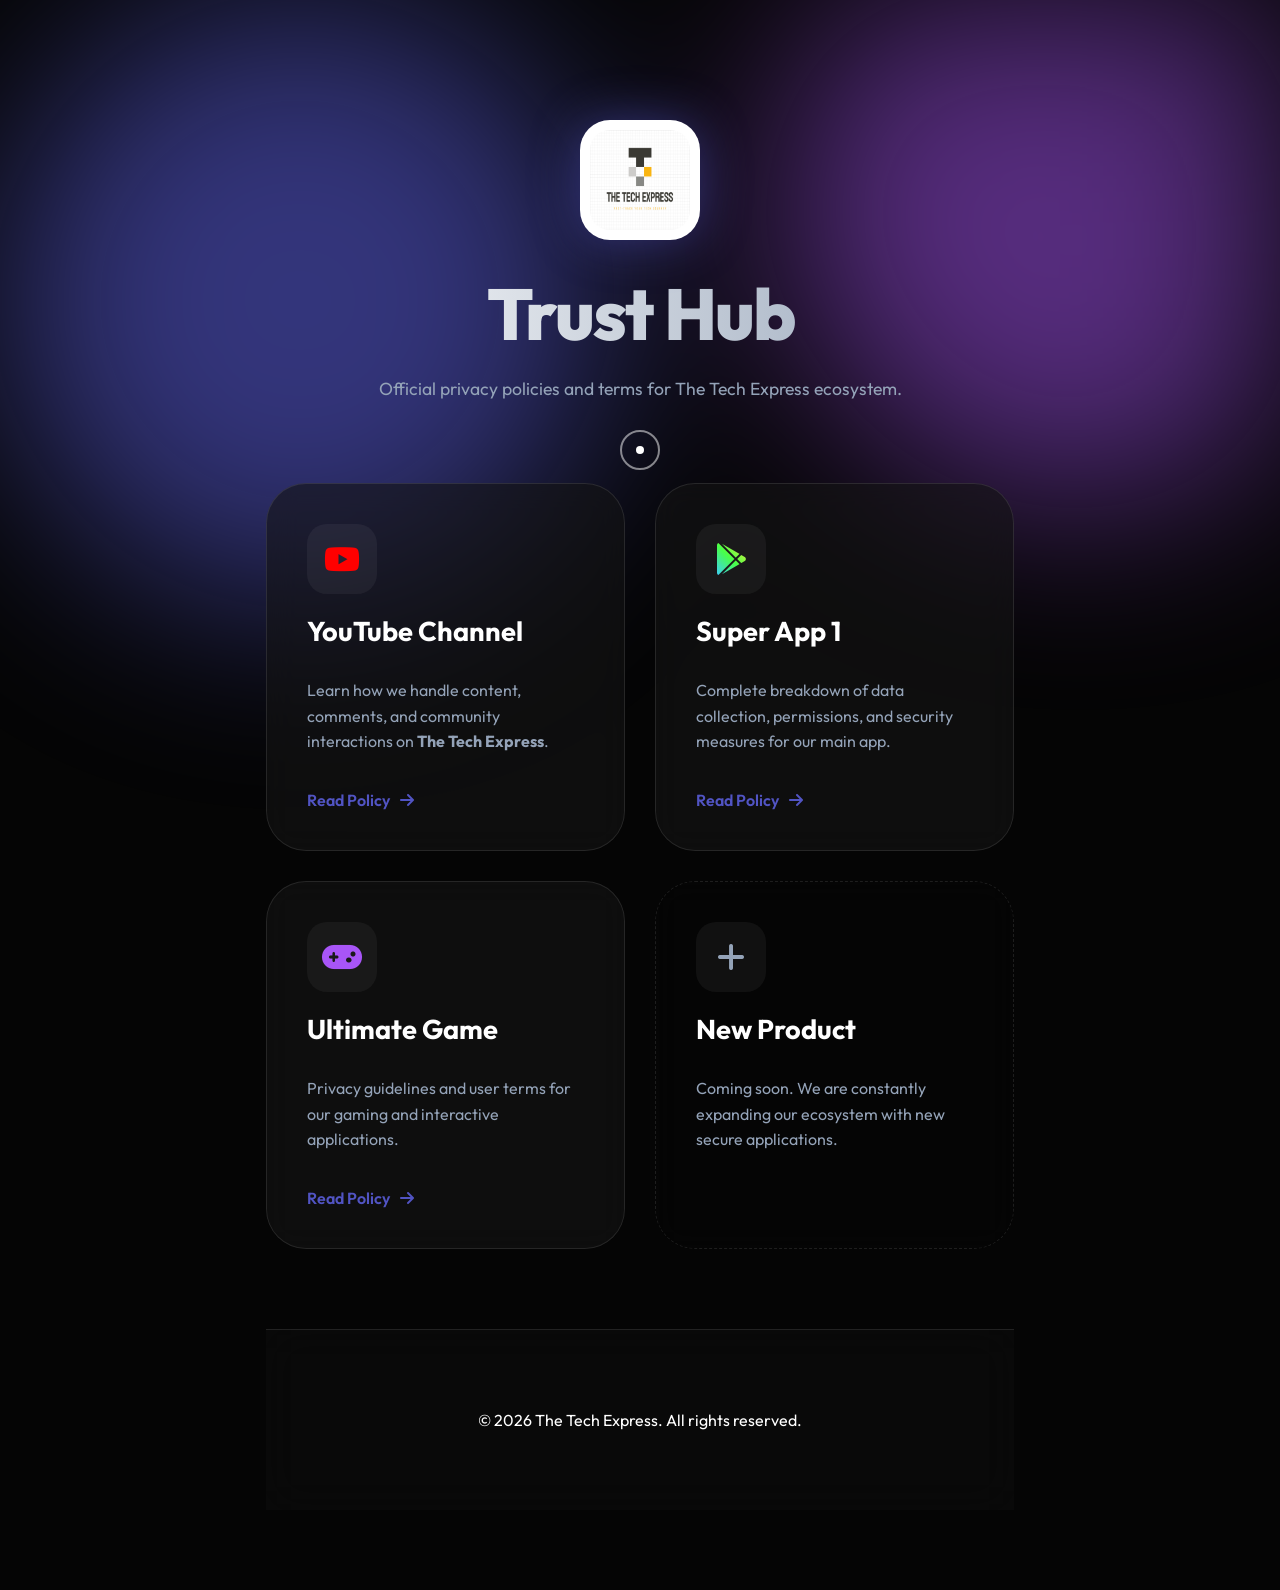
<file: index.html>
<!DOCTYPE html>
<html lang="en">
<head>
    <meta charset="UTF-8">
    <meta name="viewport" content="width=device-width, initial-scale=1.0">
    <title>The Tech Express | Trust Hub</title>
    <link rel="stylesheet" href="https://cdnjs.cloudflare.com/ajax/libs/font-awesome/6.4.0/css/all.min.css">
    <link href="https://fonts.googleapis.com/css2?family=Outfit:wght@300;400;600;800&display=swap" rel="stylesheet">
    <link rel="stylesheet" href="assets/css/style.css">
</head>
<body>

    <!-- Custom Cursor Elements -->
    <div class="cursor-dot"></div>
    <div class="cursor-outline"></div>

    <div class="bg-mesh">
        <div class="blob"></div>
        <div class="blob blob-2"></div>
    </div>

    <div class="container">
        <header>
            <img src="Channel Logo.png" alt="Logo" class="brand-logo">
            <h1>Trust Hub</h1>
            <p class="subtitle">Official privacy policies and terms for The Tech Express ecosystem.</p>
        </header>

        <main class="grid">
            <!-- YouTube Section -->
            <a href="policies/youtube.html" class="card">
                <div class="icon-box">
                    <i class="fab fa-youtube yt-color"></i>
                </div>
                <h3>YouTube Channel</h3>
                <p>Learn how we handle content, comments, and community interactions on <strong>The Tech Express</strong>.</p>
                <div class="card-link-arrow">
                    Read Policy <i class="fas fa-arrow-right"></i>
                </div>
            </a>

            <!-- App 1 Section -->
            <a href="policies/app1.html" class="card">
                <div class="icon-box">
                    <i class="fab fa-google-play play-color"></i>
                </div>
                <h3>Super App 1</h3>
                <p>Complete breakdown of data collection, permissions, and security measures for our main app.</p>
                <div class="card-link-arrow">
                    Read Policy <i class="fas fa-arrow-right"></i>
                </div>
            </a>

            <!-- App 2 Section -->
            <a href="policies/app2.html" class="card">
                <div class="icon-box">
                    <i class="fas fa-gamepad game-color"></i>
                </div>
                <h3>Ultimate Game</h3>
                <p>Privacy guidelines and user terms for our gaming and interactive applications.</p>
                <div class="card-link-arrow">
                    Read Policy <i class="fas fa-arrow-right"></i>
                </div>
            </a>

            <!-- Interactive Add Block -->
            <div class="card" style="border-style: dashed; background: transparent; cursor: default;">
                <div class="icon-box" style="background: rgba(255,255,255,0.05); color: var(--text-dim);">
                    <i class="fas fa-plus"></i>
                </div>
                <h3>New Product</h3>
                <p>Coming soon. We are constantly expanding our ecosystem with new secure applications.</p>
            </div>
        </main>

        <footer>
            &copy; 2026 The Tech Express. All rights reserved.
        </footer>
    </div>

    <script src="assets/js/cursor.js"></script>
</body>
</html>
</file>
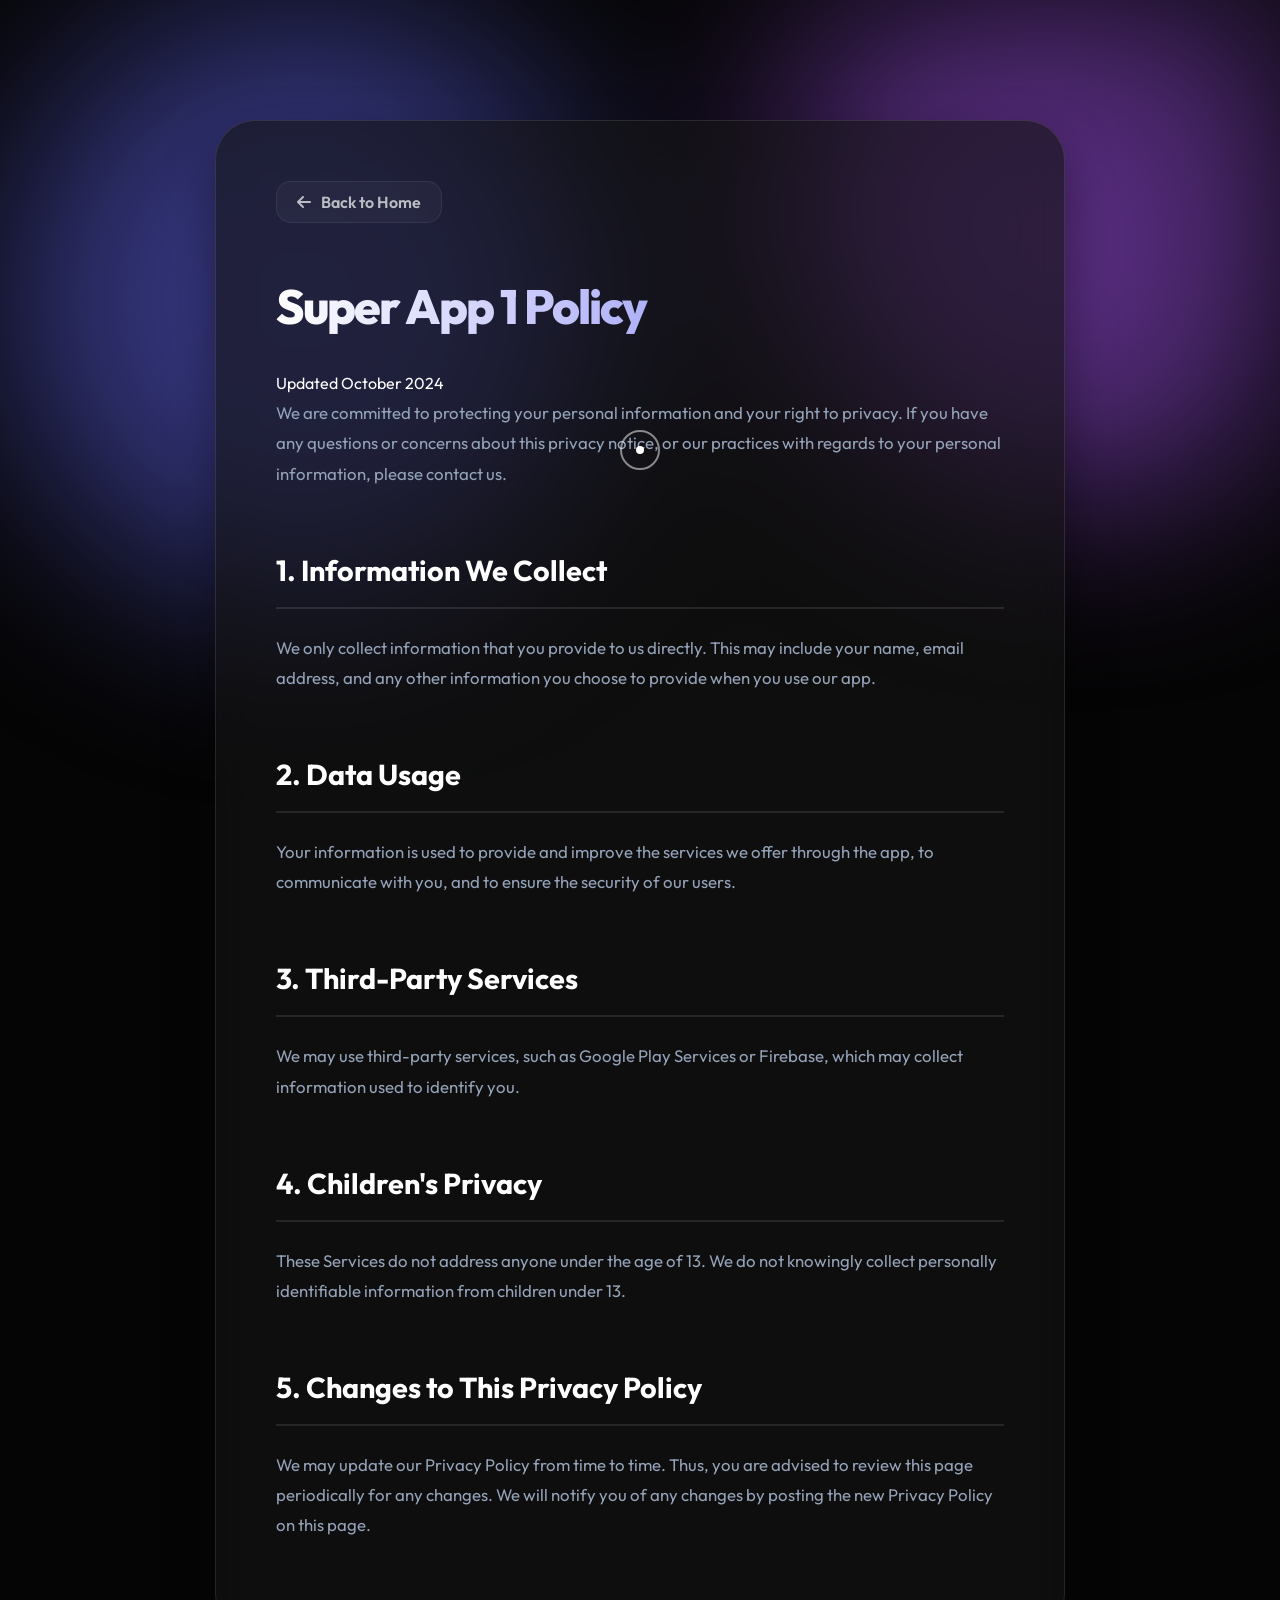
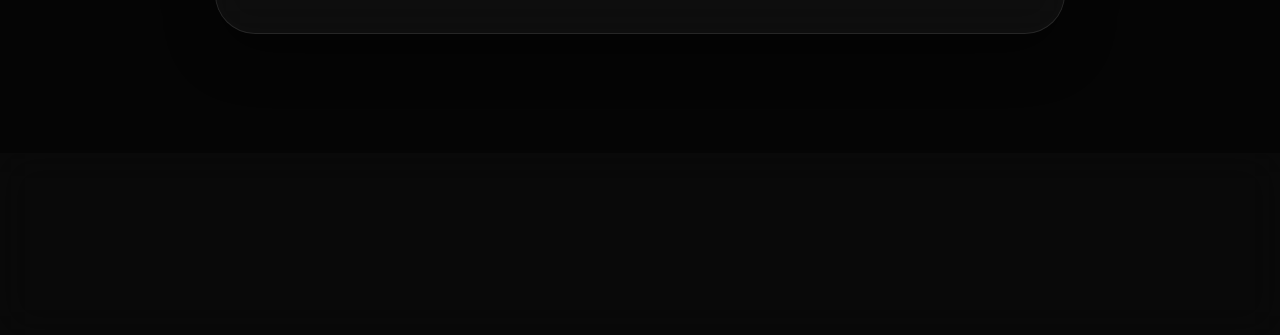
<file: app1-privacy.html>
<!DOCTYPE html>
<html lang="en">
<head>
    <meta charset="UTF-8">
    <meta name="viewport" content="width=device-width, initial-scale=1.0">
    <title>Super App 1 | Privacy Policy</title>
    <link rel="stylesheet" href="https://cdnjs.cloudflare.com/ajax/libs/font-awesome/6.4.0/css/all.min.css">
    <link href="https://fonts.googleapis.com/css2?family=Outfit:wght@300;400;600;800&display=swap" rel="stylesheet">
    <link rel="stylesheet" href="assets/css/style.css">
</head>
<body>

    <!-- Custom Cursor Elements -->
    <div class="cursor-dot"></div>
    <div class="cursor-outline"></div>

    <div class="bg-mesh">
        <div class="blob"></div>
        <div class="blob blob-2"></div>
    </div>

    <div class="container">
        <div class="policy-container">
            <a href="index.html" class="back-link">
                <i class="fas fa-arrow-left"></i> Back to Home
            </a>

            <div class="policy-content">
                <h1>Super App 1 Policy</h1>
                <span class="last-updated">Updated October 2024</span>

                <p>We are committed to protecting your personal information and your right to privacy. If you have any questions or concerns about this privacy notice, or our practices with regards to your personal information, please contact us.</p>

                <h2>1. Information We Collect</h2>
                <p>We only collect information that you provide to us directly. This may include your name, email address, and any other information you choose to provide when you use our app.</p>

                <h2>2. Data Usage</h2>
                <p>Your information is used to provide and improve the services we offer through the app, to communicate with you, and to ensure the security of our users.</p>

                <h2>3. Third-Party Services</h2>
                <p>We may use third-party services, such as Google Play Services or Firebase, which may collect information used to identify you.</p>

                <h2>4. Children's Privacy</h2>
                <p>These Services do not address anyone under the age of 13. We do not knowingly collect personally identifiable information from children under 13.</p>

                <h2>5. Changes to This Privacy Policy</h2>
                <p>We may update our Privacy Policy from time to time. Thus, you are advised to review this page periodically for any changes. We will notify you of any changes by posting the new Privacy Policy on this page.</p>
            </div>
        </div>
    </div>

    <footer>
        &copy; 2024 Your Brand. All rights reserved.
    </footer>

    <script src="assets/js/cursor.js"></script>
</body>
</html>
</file>
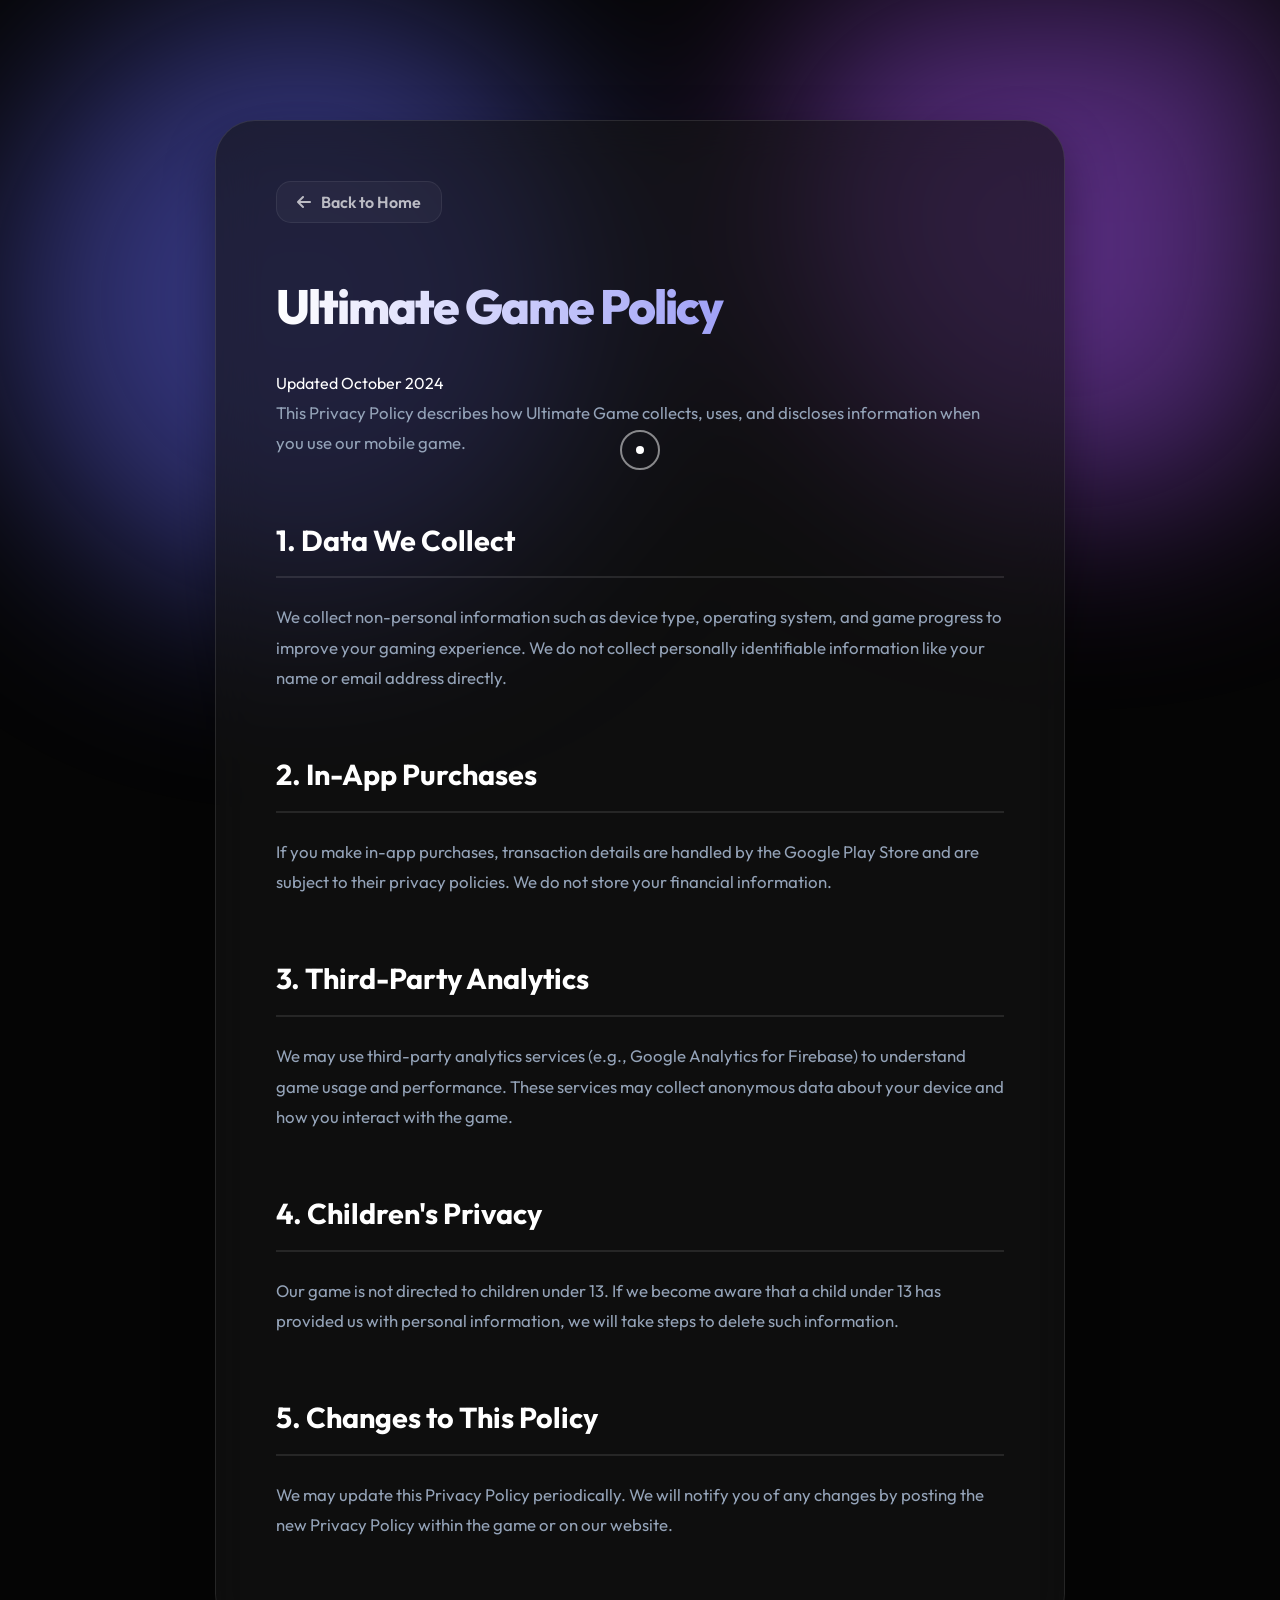
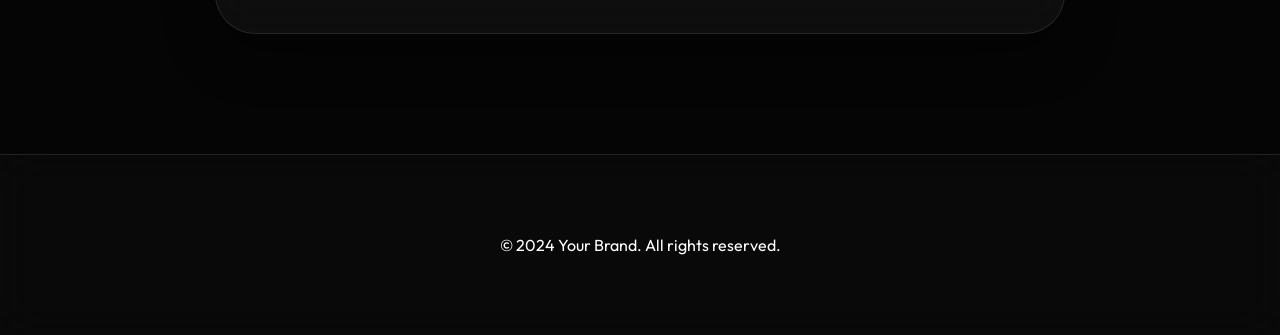
<file: app2-privacy.html>
<!DOCTYPE html>
<html lang="en">
<head>
    <meta charset="UTF-8">
    <meta name="viewport" content="width=device-width, initial-scale=1.0">
    <title>Ultimate Game | Privacy Policy</title>
    <link rel="stylesheet" href="https://cdnjs.cloudflare.com/ajax/libs/font-awesome/6.4.0/css/all.min.css">
    <link href="https://fonts.googleapis.com/css2?family=Outfit:wght@300;400;600;800&display=swap" rel="stylesheet">
    <link rel="stylesheet" href="assets/css/style.css">
</head>
<body>

    <!-- Custom Cursor Elements -->
    <div class="cursor-dot"></div>
    <div class="cursor-outline"></div>

    <div class="bg-mesh">
        <div class="blob"></div>
        <div class="blob blob-2"></div>
    </div>

    <div class="container">
        <div class="policy-container">
            <a href="index.html" class="back-link">
                <i class="fas fa-arrow-left"></i> Back to Home
            </a>

            <div class="policy-content">
                <h1>Ultimate Game Policy</h1>
                <span class="last-updated">Updated October 2024</span>

                <p>This Privacy Policy describes how Ultimate Game collects, uses, and discloses information when you use our mobile game.</p>

                <h2>1. Data We Collect</h2>
                <p>We collect non-personal information such as device type, operating system, and game progress to improve your gaming experience. We do not collect personally identifiable information like your name or email address directly.</p>

                <h2>2. In-App Purchases</h2>
                <p>If you make in-app purchases, transaction details are handled by the Google Play Store and are subject to their privacy policies. We do not store your financial information.</p>

                <h2>3. Third-Party Analytics</h2>
                <p>We may use third-party analytics services (e.g., Google Analytics for Firebase) to understand game usage and performance. These services may collect anonymous data about your device and how you interact with the game.</p>

                <h2>4. Children's Privacy</h2>
                <p>Our game is not directed to children under 13. If we become aware that a child under 13 has provided us with personal information, we will take steps to delete such information.</p>

                <h2>5. Changes to This Policy</h2>
                <p>We may update this Privacy Policy periodically. We will notify you of any changes by posting the new Privacy Policy within the game or on our website.</p>
            </div>
        </div>
    </div>

    <footer>
        &copy; 2024 Your Brand. All rights reserved.
    </footer>

    <script src="assets/js/cursor.js"></script>
</body>
</html>
</file>
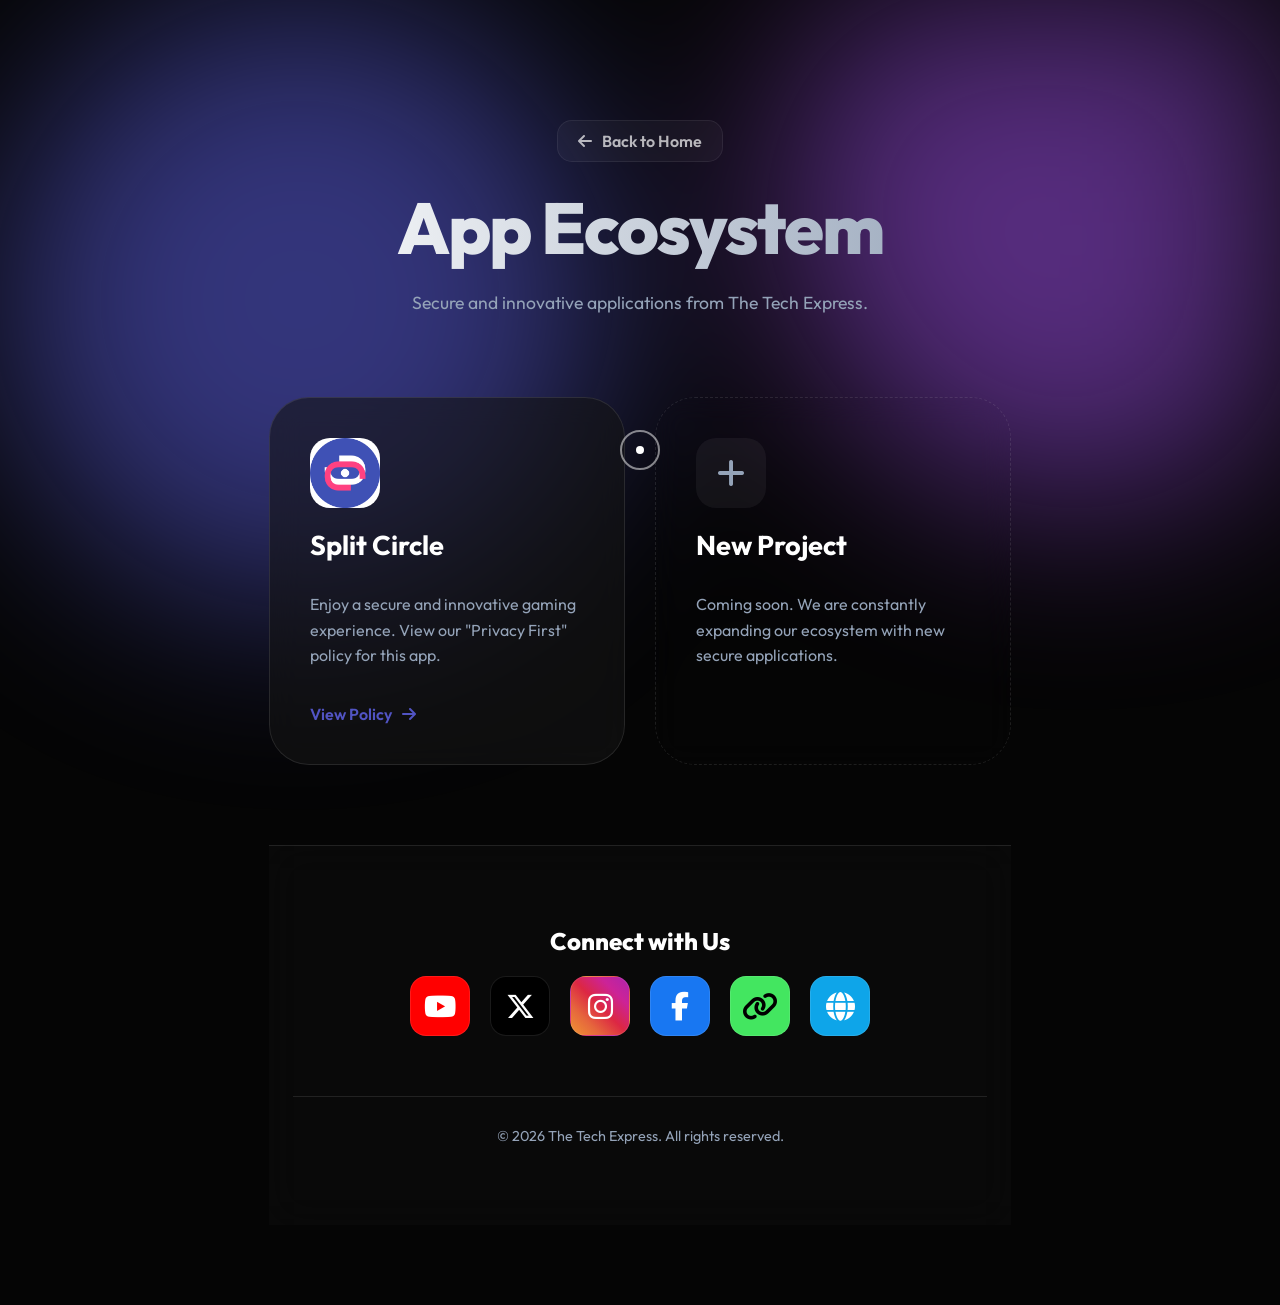
<file: apps.html>
<!DOCTYPE html>
<html lang="en">
<head>
    <meta charset="UTF-8">
    <meta name="viewport" content="width=device-width, initial-scale=1.0">
    <title>The Tech Express | Apps Ecosystem</title>
    <link rel="stylesheet" href="https://cdnjs.cloudflare.com/ajax/libs/font-awesome/6.5.1/css/all.min.css">
    <link href="https://fonts.googleapis.com/css2?family=Outfit:wght@300;400;600;800&display=swap" rel="stylesheet">
    <link rel="stylesheet" href="assets/css/style.css">
</head>
<body>

    <!-- Custom Cursor Elements -->
    <div class="cursor-dot"></div>
    <div class="cursor-outline"></div>

    <div class="bg-mesh">
        <div class="blob"></div>
        <div class="blob blob-2"></div>
    </div>

    <div class="container">
        <header>
            <a href="index.html" class="back-link" style="margin-bottom: 20px; display: inline-flex;">
                <i class="fas fa-arrow-left"></i> Back to Home
            </a>
            <h1>App Ecosystem</h1>
            <p class="subtitle">Secure and innovative applications from The Tech Express.</p>
        </header>

        <main class="grid">
            <!-- Split Circle App Section -->
            <a href="https://www.thetechexpress.in/apps/split-circle/privacy" class="card">
                <div class="icon-box" style="padding: 0; overflow: hidden; background: transparent;">
                    <img src="assets/logo/Split Circle Logo.jpeg" alt="Split Circle Logo" style="width: 100%; height: 100%; object-fit: cover;">
                </div>
                <h3>Split Circle</h3>
                <p>Enjoy a secure and innovative gaming experience. View our "Privacy First" policy for this app.</p>
                <div class="card-link-arrow">
                    View Policy <i class="fas fa-arrow-right"></i>
                </div>
            </a>

            <!-- Placeholder for future apps -->
            <div class="card" style="border-style: dashed; background: transparent; cursor: default;">
                <div class="icon-box" style="background: rgba(255,255,255,0.05); color: var(--text-dim);">
                    <i class="fas fa-plus"></i>
                </div>
                <h3>New Project</h3>
                <p>Coming soon. We are constantly expanding our ecosystem with new secure applications.</p>
            </div>
        </main>

        <footer>
            <div class="footer-content">
                <div class="contact-section">
                    <div class="contact-box">
                        <h4>Connect with Us</h4>
                        <div class="social-grid">
                            <a href="https://www.youtube.com/@the-tech-express" target="_blank" class="social-icon icon-yt" aria-label="YouTube"><i class="fab fa-youtube"></i></a>
                            <a href="https://x.com/thetechexpress_" target="_blank" class="social-icon icon-x" aria-label="X"><i class="fa-brands fa-x-twitter"></i></a>
                            <a href="https://instagram.com/_the_tech_express_" target="_blank" class="social-icon icon-ig" aria-label="Instagram"><i class="fab fa-instagram"></i></a>
                            <a href="https://facebook.com/The.Tech.Expresss" target="_blank" class="social-icon icon-fb" aria-label="Facebook"><i class="fab fa-facebook-f"></i></a>
                            <a href="https://linktr.ee/the_tech_express" target="_blank" class="social-icon icon-linktree" aria-label="LinkTree"><i class="fas fa-link"></i></a>
                            <a href="https://thetechexpress.in" target="_blank" class="social-icon icon-web" aria-label="Website"><i class="fas fa-globe"></i></a>
                        </div>
                    </div>
                </div>
                <div class="copyright">
                    <p>&copy; 2026 The Tech Express. All rights reserved.</p>
                </div>
            </div>
        </footer>
    </div>

    <script src="assets/js/cursor.js"></script>
</body>
</html>
</file>
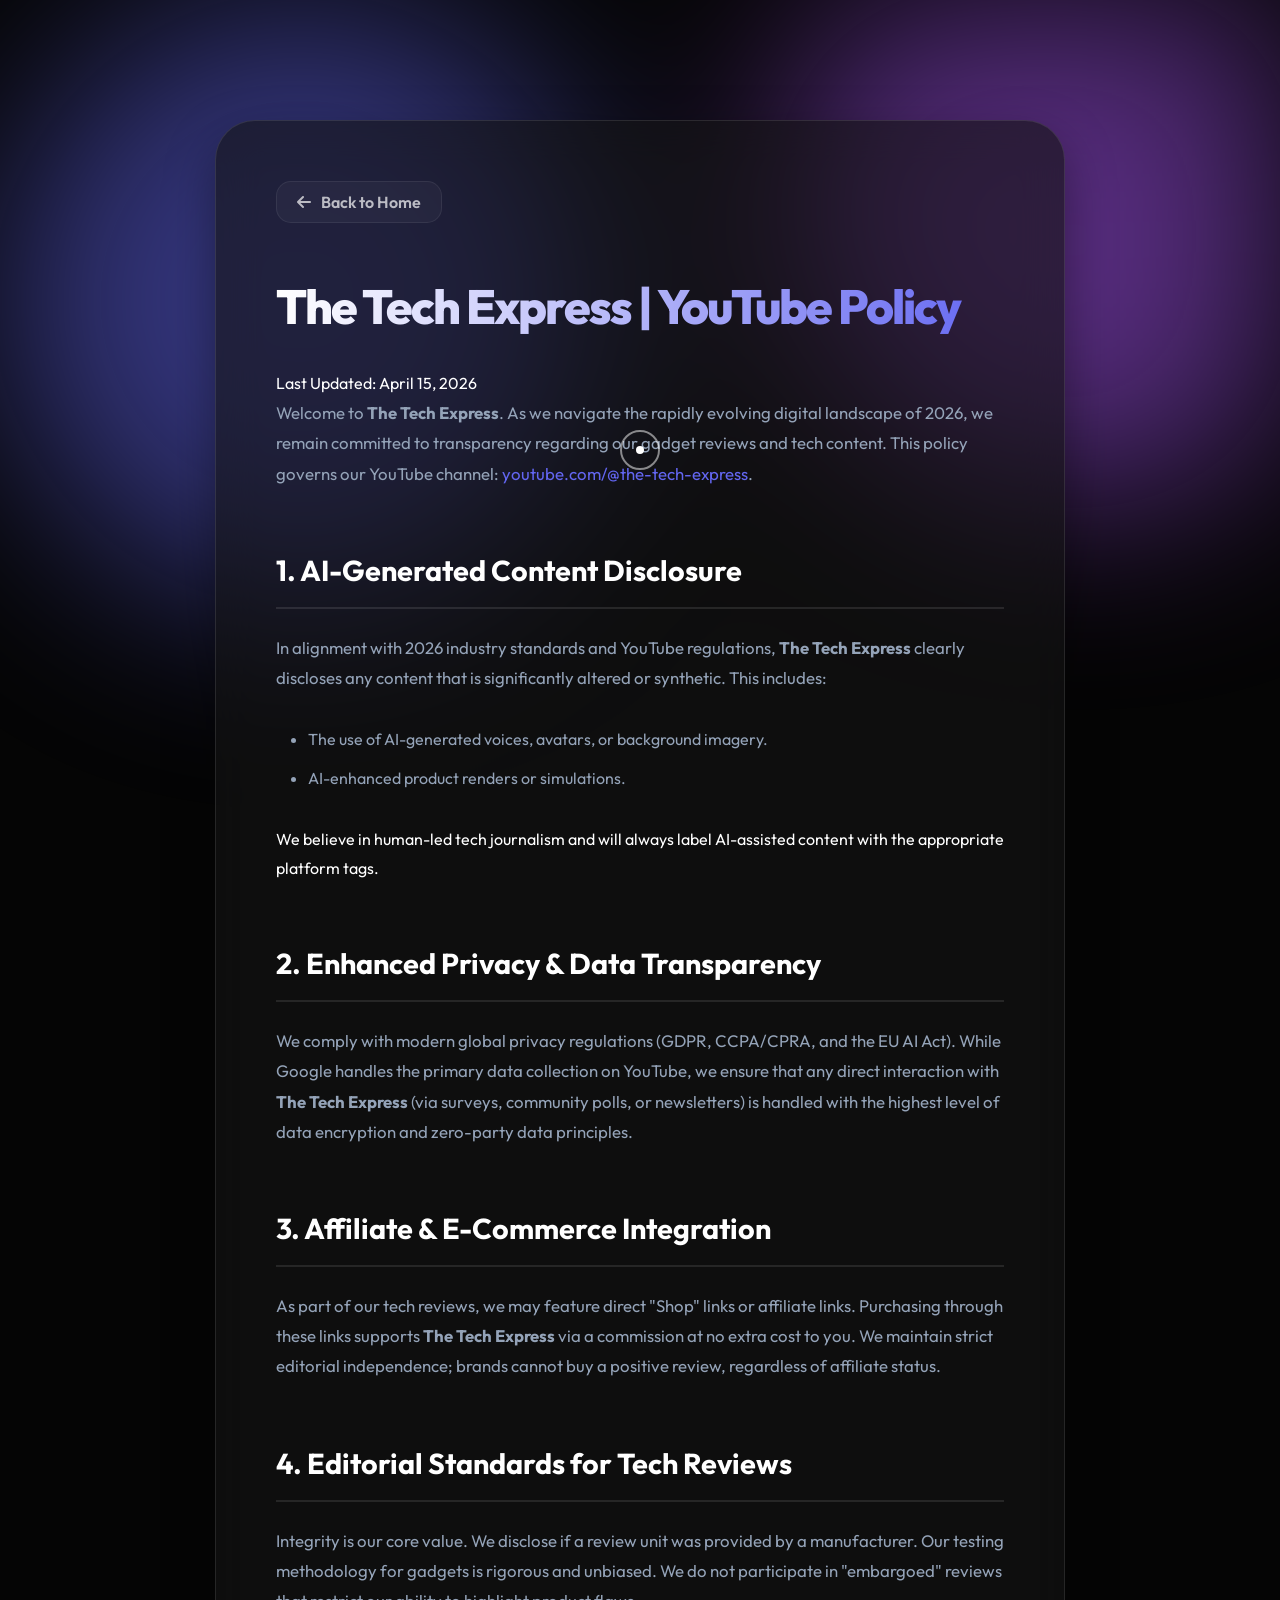
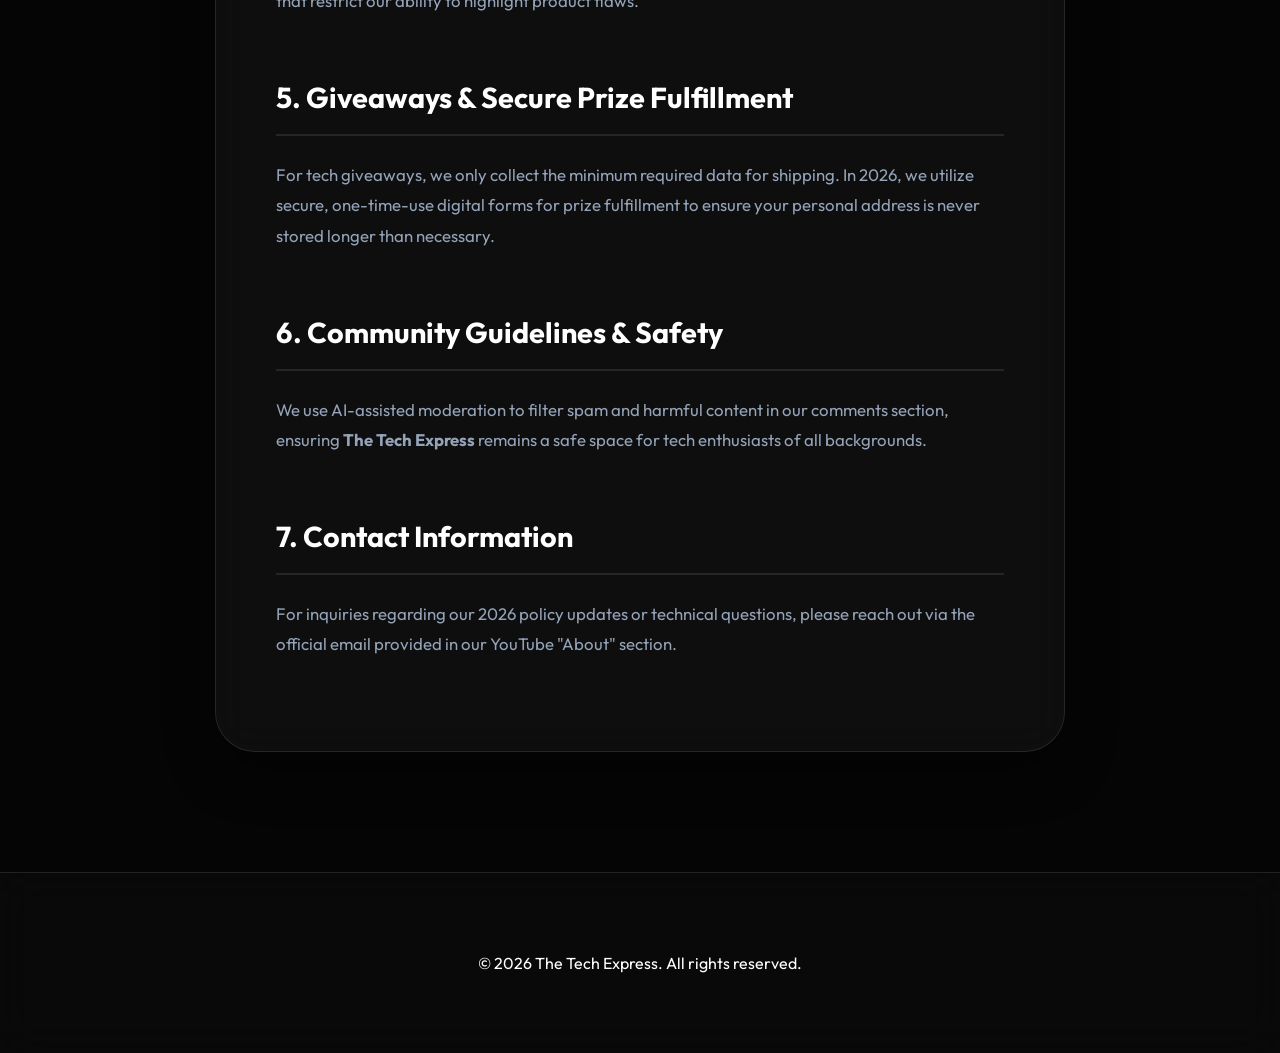
<file: youtube-privacy.html>
<!DOCTYPE html>
<html lang="en">
<head>
    <meta charset="UTF-8">
    <meta name="viewport" content="width=device-width, initial-scale=1.0">
    <title>The Tech Express | YouTube Policy</title>
    <link rel="stylesheet" href="https://cdnjs.cloudflare.com/ajax/libs/font-awesome/6.4.0/css/all.min.css">
    <link href="https://fonts.googleapis.com/css2?family=Outfit:wght@300;400;600;800&display=swap" rel="stylesheet">
    <link rel="stylesheet" href="assets/css/style.css">
</head>
<body>

    <!-- Custom Cursor Elements -->
    <div class="cursor-dot"></div>
    <div class="cursor-outline"></div>

    <div class="bg-mesh">
        <div class="blob"></div>
        <div class="blob blob-2"></div>
    </div>

    <div class="container">
        <div class="policy-container">
            <a href="index.html" class="back-link">
                <i class="fas fa-arrow-left"></i> Back to Home
            </a>

            <div class="policy-content">
                <h1>The Tech Express | YouTube Policy</h1>
                <span class="last-updated">Last Updated: April 15, 2026</span>

                <p>Welcome to <strong>The Tech Express</strong>. As we navigate the rapidly evolving digital landscape of 2026, we remain committed to transparency regarding our gadget reviews and tech content. This policy governs our YouTube channel: <a href="https://www.youtube.com/@the-tech-express" target="_blank" style="color: var(--primary-glow); text-decoration: none;">youtube.com/@the-tech-express</a>.</p>

                <h2>1. AI-Generated Content Disclosure</h2>
                <p>In alignment with 2026 industry standards and YouTube regulations, <strong>The Tech Express</strong> clearly discloses any content that is significantly altered or synthetic. This includes:
                    <ul>
                        <li style="margin-bottom: 10px; color: var(--text-dim);">The use of AI-generated voices, avatars, or background imagery.</li>
                        <li style="margin-bottom: 10px; color: var(--text-dim);">AI-enhanced product renders or simulations.</li>
                    </ul>
                We believe in human-led tech journalism and will always label AI-assisted content with the appropriate platform tags.</p>

                <h2>2. Enhanced Privacy & Data Transparency</h2>
                <p>We comply with modern global privacy regulations (GDPR, CCPA/CPRA, and the EU AI Act). While Google handles the primary data collection on YouTube, we ensure that any direct interaction with <strong>The Tech Express</strong> (via surveys, community polls, or newsletters) is handled with the highest level of data encryption and zero-party data principles.</p>

                <h2>3. Affiliate & E-Commerce Integration</h2>
                <p>As part of our tech reviews, we may feature direct "Shop" links or affiliate links. Purchasing through these links supports <strong>The Tech Express</strong> via a commission at no extra cost to you. We maintain strict editorial independence; brands cannot buy a positive review, regardless of affiliate status.</p>

                <h2>4. Editorial Standards for Tech Reviews</h2>
                <p>Integrity is our core value. We disclose if a review unit was provided by a manufacturer. Our testing methodology for gadgets is rigorous and unbiased. We do not participate in "embargoed" reviews that restrict our ability to highlight product flaws.</p>

                <h2>5. Giveaways & Secure Prize Fulfillment</h2>
                <p>For tech giveaways, we only collect the minimum required data for shipping. In 2026, we utilize secure, one-time-use digital forms for prize fulfillment to ensure your personal address is never stored longer than necessary.</p>

                <h2>6. Community Guidelines & Safety</h2>
                <p>We use AI-assisted moderation to filter spam and harmful content in our comments section, ensuring <strong>The Tech Express</strong> remains a safe space for tech enthusiasts of all backgrounds.</p>

                <h2>7. Contact Information</h2>
                <p>For inquiries regarding our 2026 policy updates or technical questions, please reach out via the official email provided in our YouTube "About" section.</p>
            </div>
        </div>
    </div>

    <footer>
        &copy; 2026 The Tech Express. All rights reserved.
    </footer>

    <script src="assets/js/cursor.js"></script>
</body>
</html>
</file>
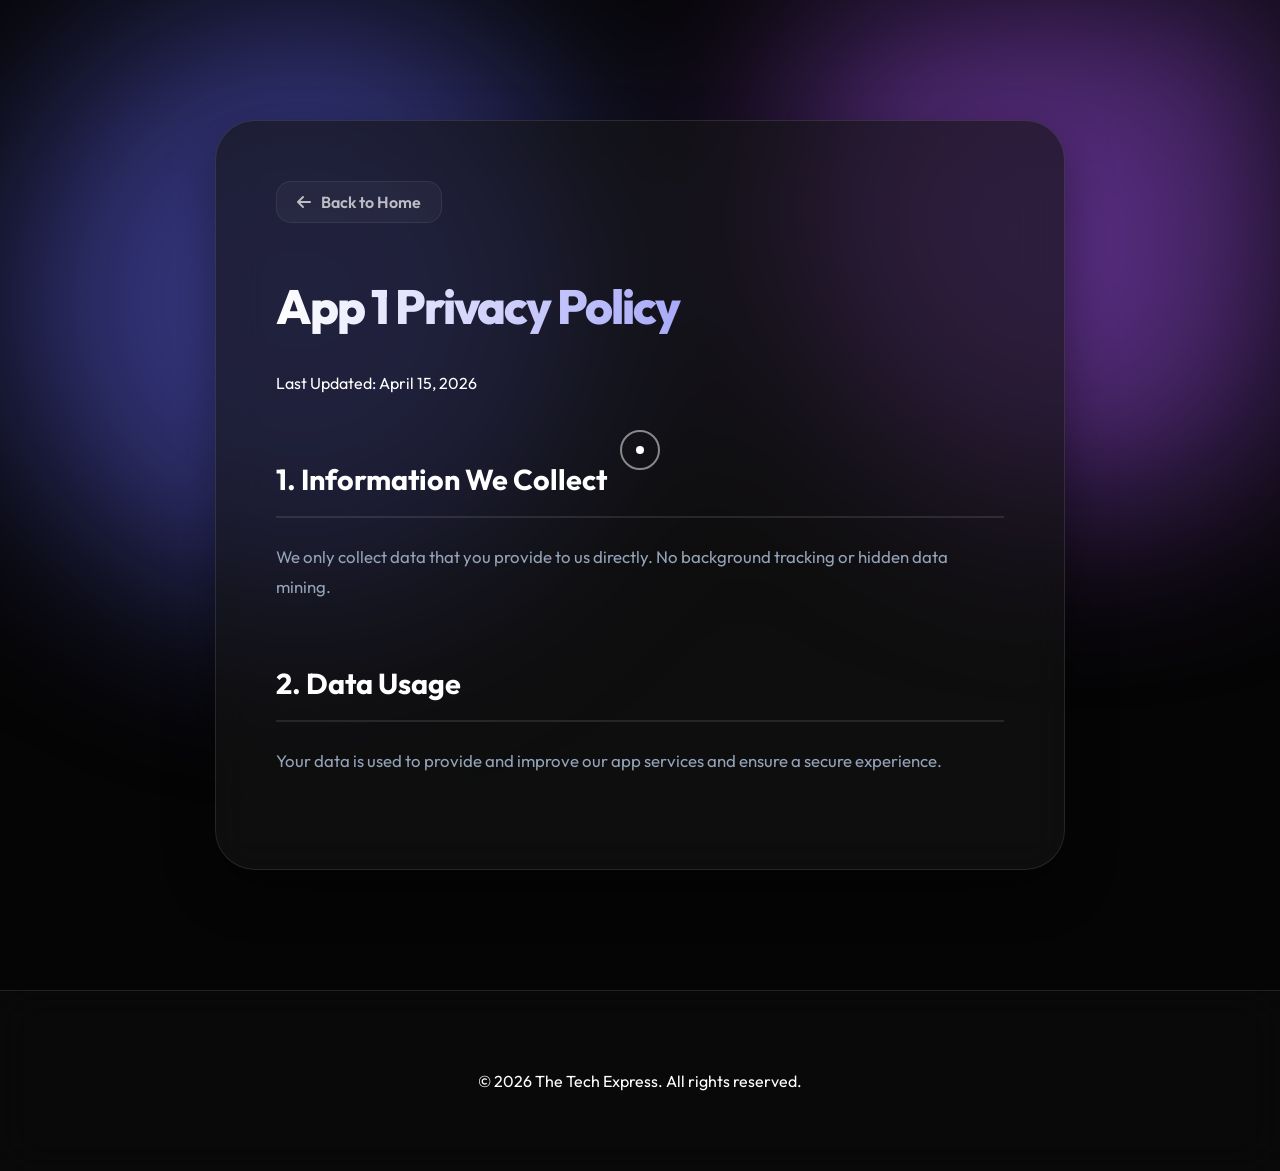
<file: policies/app1.html>
<!DOCTYPE html>
<html lang="en">
<head>
    <meta charset="UTF-8">
    <meta name="viewport" content="width=device-width, initial-scale=1.0">
    <title>Super App 1 | Privacy Policy</title>
    <link rel="stylesheet" href="https://cdnjs.cloudflare.com/ajax/libs/font-awesome/6.4.0/css/all.min.css">
    <link href="https://fonts.googleapis.com/css2?family=Outfit:wght@300;400;600;800&display=swap" rel="stylesheet">
    <link rel="stylesheet" href="../assets/css/style.css">
</head>
<body>
    <div class="cursor-dot"></div>
    <div class="cursor-outline"></div>
    <div class="bg-mesh"><div class="blob"></div><div class="blob blob-2"></div></div>

    <div class="container">
        <div class="policy-container">
            <a href="../index.html" class="back-link"><i class="fas fa-arrow-left"></i> Back to Home</a>
            <div class="policy-content">
                <h1>App 1 Privacy Policy</h1>
                <span class="last-updated">Last Updated: April 15, 2026</span>

                <h2>1. Information We Collect</h2>
                <p>We only collect data that you provide to us directly. No background tracking or hidden data mining.</p>

                <h2>2. Data Usage</h2>
                <p>Your data is used to provide and improve our app services and ensure a secure experience.</p>
            </div>
        </div>
    </div>
    <footer>&copy; 2026 The Tech Express. All rights reserved.</footer>
    <script src="../assets/js/cursor.js"></script>
</body>
</html>
</file>
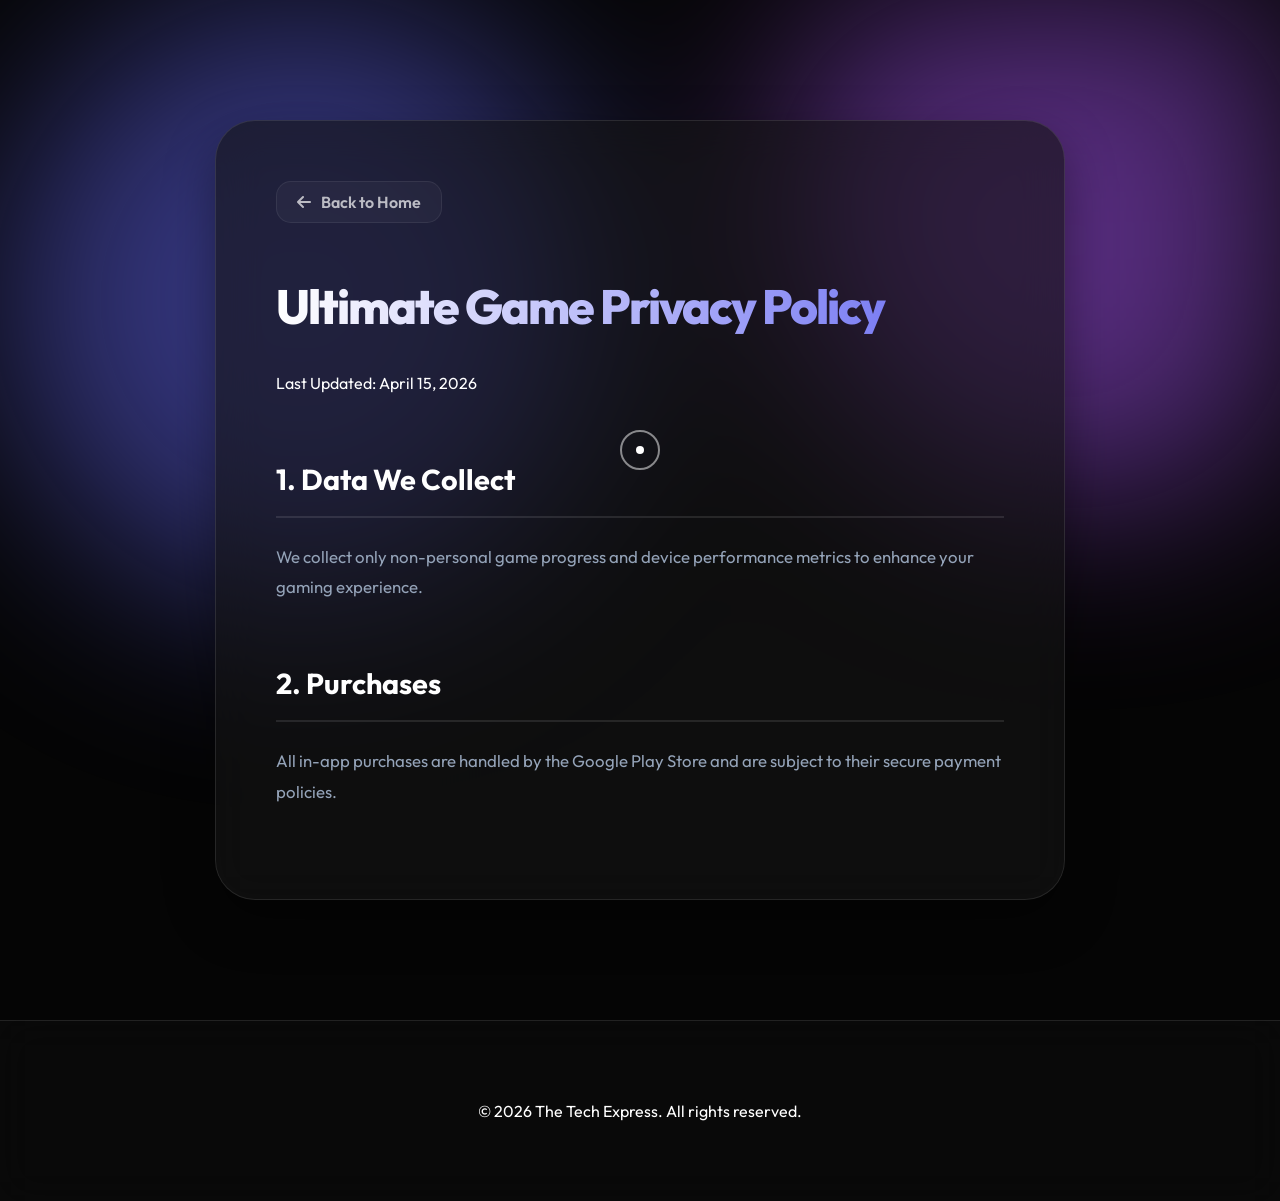
<file: policies/app2.html>
<!DOCTYPE html>
<html lang="en">
<head>
    <meta charset="UTF-8">
    <meta name="viewport" content="width=device-width, initial-scale=1.0">
    <title>Ultimate Game | Privacy Policy</title>
    <link rel="stylesheet" href="https://cdnjs.cloudflare.com/ajax/libs/font-awesome/6.4.0/css/all.min.css">
    <link href="https://fonts.googleapis.com/css2?family=Outfit:wght@300;400;600;800&display=swap" rel="stylesheet">
    <link rel="stylesheet" href="../assets/css/style.css">
</head>
<body>
    <div class="cursor-dot"></div>
    <div class="cursor-outline"></div>
    <div class="bg-mesh"><div class="blob"></div><div class="blob blob-2"></div></div>

    <div class="container">
        <div class="policy-container">
            <a href="../index.html" class="back-link"><i class="fas fa-arrow-left"></i> Back to Home</a>
            <div class="policy-content">
                <h1>Ultimate Game Privacy Policy</h1>
                <span class="last-updated">Last Updated: April 15, 2026</span>

                <h2>1. Data We Collect</h2>
                <p>We collect only non-personal game progress and device performance metrics to enhance your gaming experience.</p>

                <h2>2. Purchases</h2>
                <p>All in-app purchases are handled by the Google Play Store and are subject to their secure payment policies.</p>
            </div>
        </div>
    </div>
    <footer>&copy; 2026 The Tech Express. All rights reserved.</footer>
    <script src="../assets/js/cursor.js"></script>
</body>
</html>
</file>
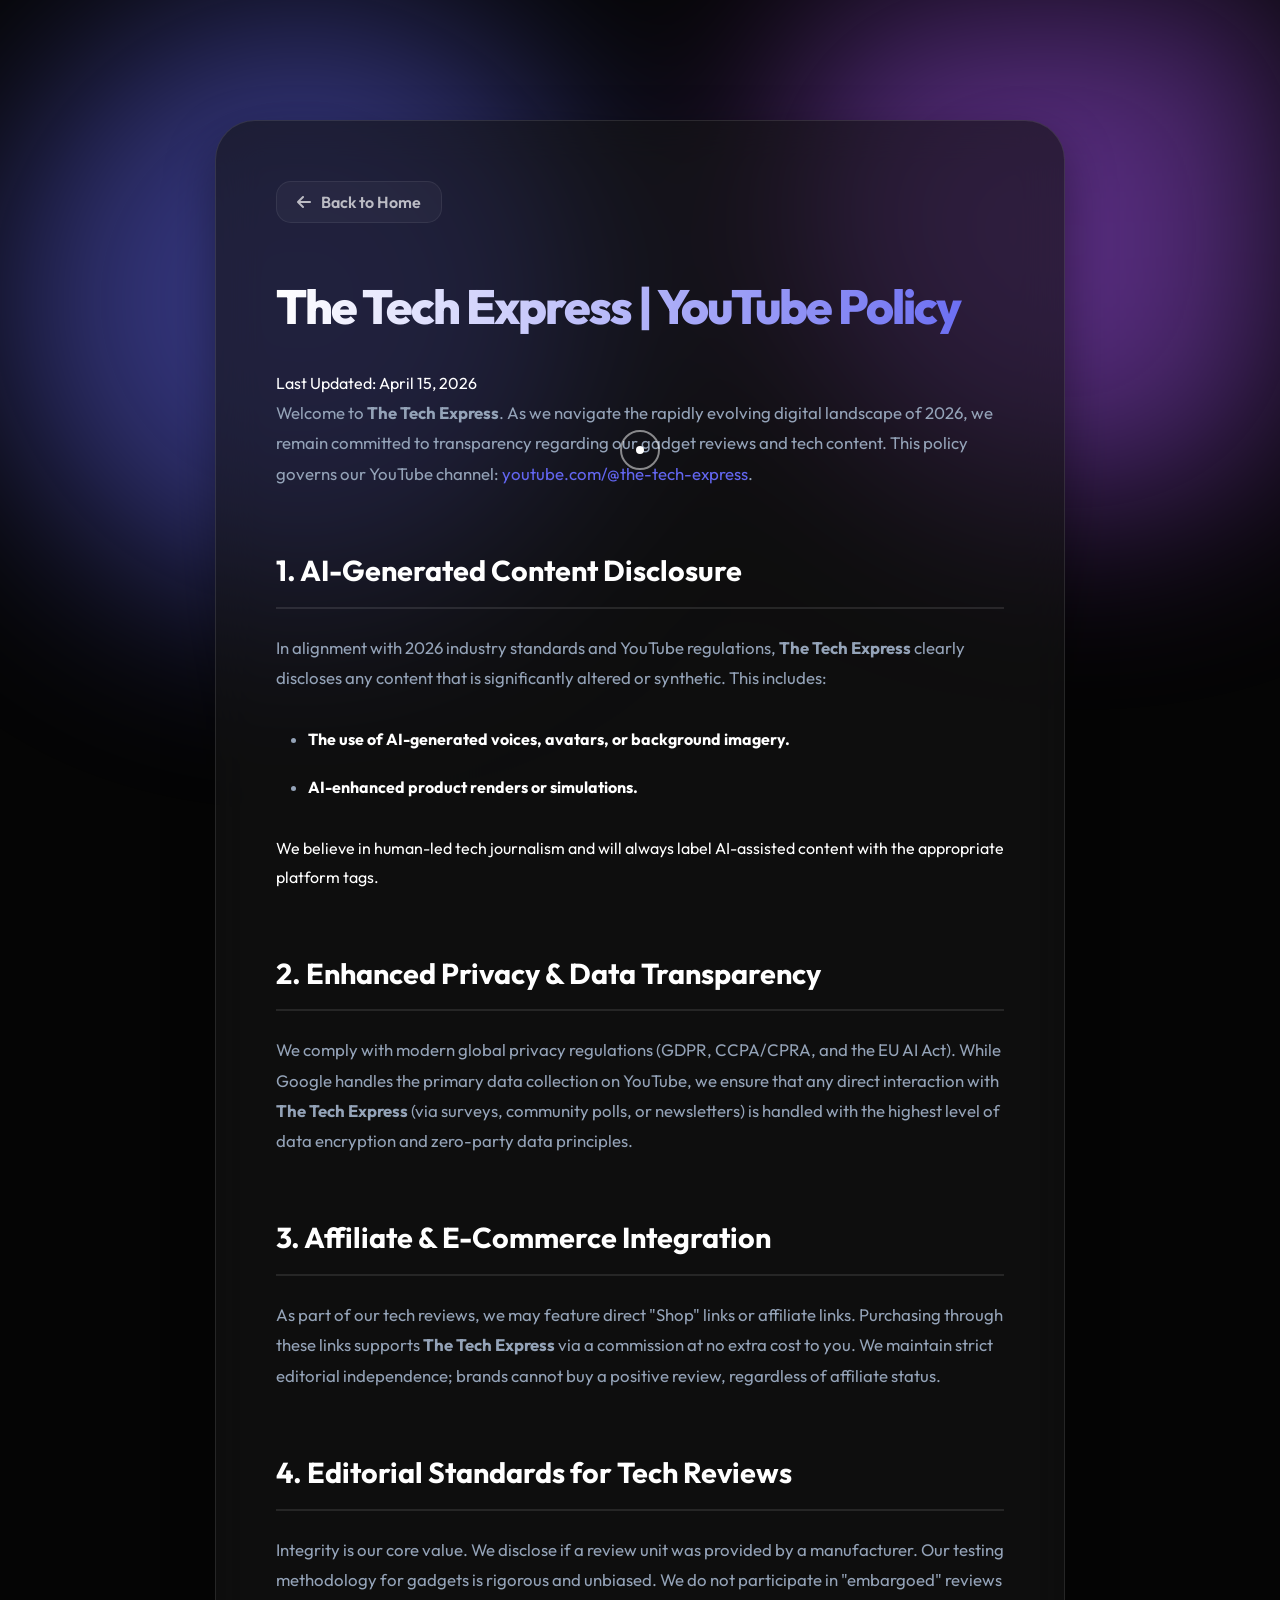
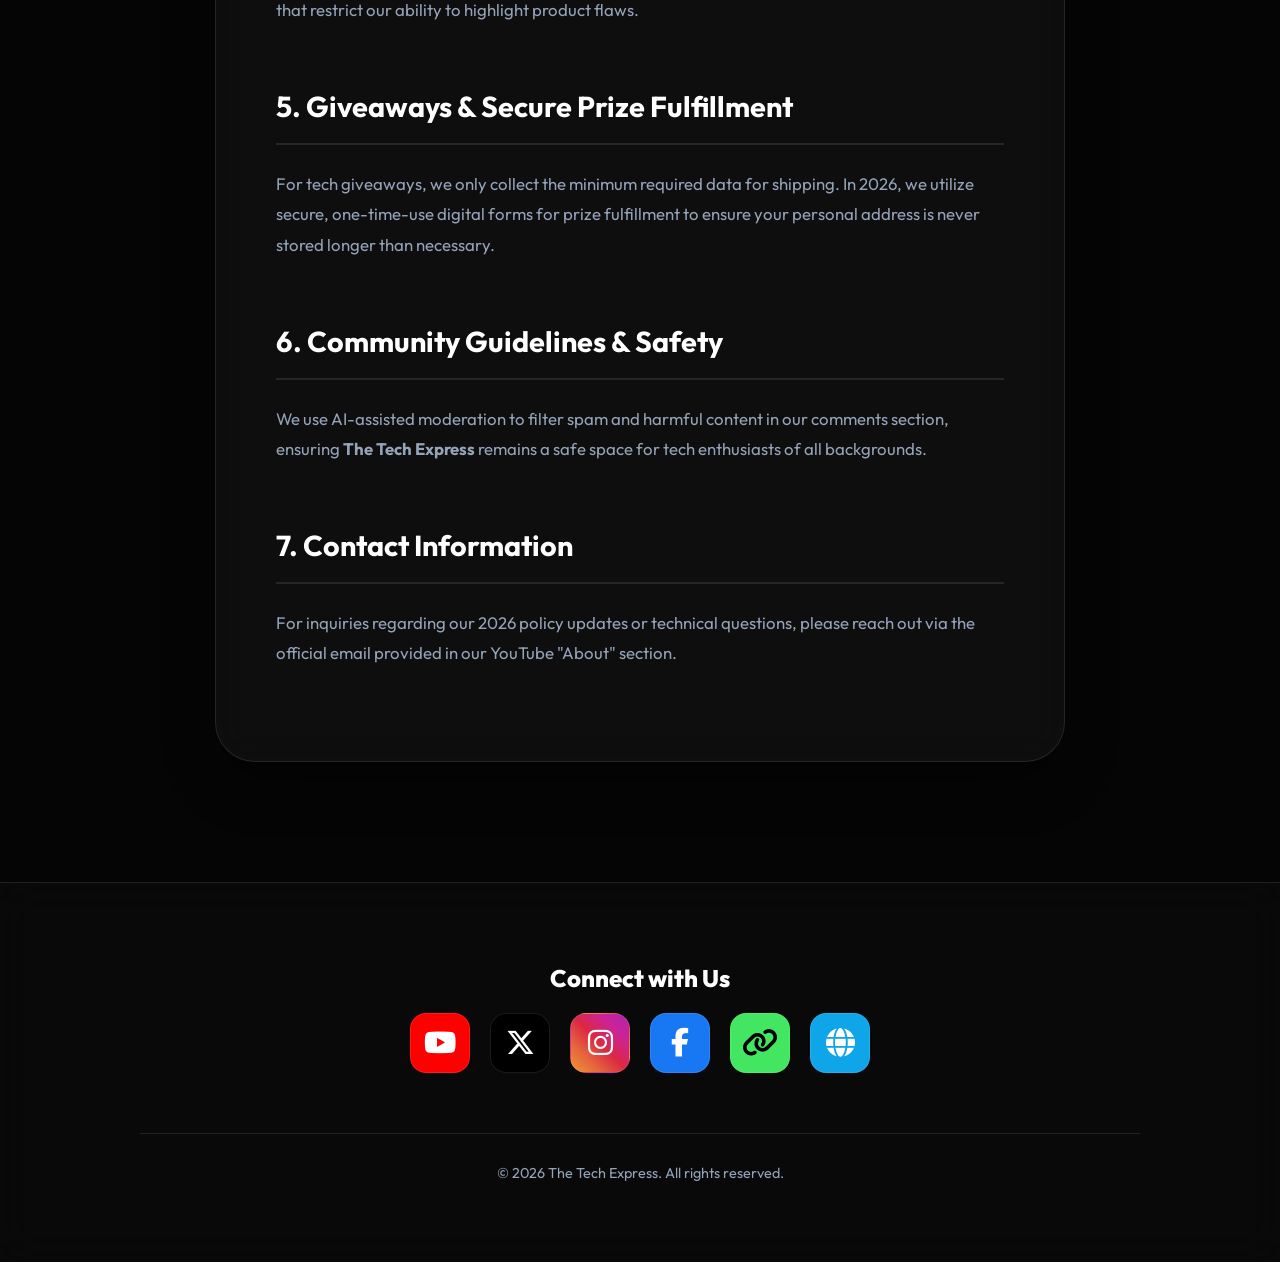
<file: policies/youtube.html>
<!DOCTYPE html>
<html lang="en">
<head>
    <meta charset="UTF-8">
    <meta name="viewport" content="width=device-width, initial-scale=1.0">
    <title>The Tech Express | YouTube Policy</title>
    <link rel="stylesheet" href="https://cdnjs.cloudflare.com/ajax/libs/font-awesome/6.5.1/css/all.min.css">
    <link href="https://fonts.googleapis.com/css2?family=Outfit:wght@300;400;600;800&display=swap" rel="stylesheet">
    <link rel="stylesheet" href="../assets/css/style.css">
    <style>
        .policy-content {
            line-height: 1.8; /* Increased line spacing */
        }
        .policy-content h2 {
            margin-top: 3.5rem; /* Increased spacing before headers */
            margin-bottom: 1.5rem;
            color: #fff;
        }
        .policy-content p {
            margin-bottom: 2rem; /* Increased spacing between paragraphs */
        }
        .policy-content ul, .policy-content ol {
            margin-bottom: 2rem;
            padding-left: 2rem;
        }
        .policy-content li {
            margin-bottom: 1.2rem; /* Increased spacing between list items */
        }
        .policy-content li strong {
            color: #fff; /* Highlight strong text in list items */
        }
    </style>
</head>
<body>

    <!-- Custom Cursor Elements -->
    <div class="cursor-dot"></div>
    <div class="cursor-outline"></div>

    <div class="bg-mesh">
        <div class="blob"></div>
        <div class="blob blob-2"></div>
    </div>

    <div class="container">
        <div class="policy-container">
            <a href="../index.html" class="back-link">
                <i class="fas fa-arrow-left"></i> Back to Home
            </a>

            <div class="policy-content">
                <h1>The Tech Express | YouTube Policy</h1>
                <span class="last-updated">Last Updated: April 15, 2026</span>

                <p>Welcome to <strong>The Tech Express</strong>. As we navigate the rapidly evolving digital landscape of 2026, we remain committed to transparency regarding our gadget reviews and tech content. This policy governs our YouTube channel: <a href="https://www.youtube.com/@the-tech-express" target="_blank" style="color: var(--primary-glow); text-decoration: none;">youtube.com/@the-tech-express</a>.</p>

                <h2>1. AI-Generated Content Disclosure</h2>
                <p>In alignment with 2026 industry standards and YouTube regulations, <strong>The Tech Express</strong> clearly discloses any content that is significantly altered or synthetic. This includes:
                    <ul>
                        <li><strong>The use of AI-generated voices, avatars, or background imagery.</strong></li>
                        <li><strong>AI-enhanced product renders or simulations.</strong></li>
                    </ul>
                We believe in human-led tech journalism and will always label AI-assisted content with the appropriate platform tags.</p>

                <h2>2. Enhanced Privacy & Data Transparency</h2>
                <p>We comply with modern global privacy regulations (GDPR, CCPA/CPRA, and the EU AI Act). While Google handles the primary data collection on YouTube, we ensure that any direct interaction with <strong>The Tech Express</strong> (via surveys, community polls, or newsletters) is handled with the highest level of data encryption and zero-party data principles.</p>

                <h2>3. Affiliate & E-Commerce Integration</h2>
                <p>As part of our tech reviews, we may feature direct "Shop" links or affiliate links. Purchasing through these links supports <strong>The Tech Express</strong> via a commission at no extra cost to you. We maintain strict editorial independence; brands cannot buy a positive review, regardless of affiliate status.</p>

                <h2>4. Editorial Standards for Tech Reviews</h2>
                <p>Integrity is our core value. We disclose if a review unit was provided by a manufacturer. Our testing methodology for gadgets is rigorous and unbiased. We do not participate in "embargoed" reviews that restrict our ability to highlight product flaws.</p>

                <h2>5. Giveaways & Secure Prize Fulfillment</h2>
                <p>For tech giveaways, we only collect the minimum required data for shipping. In 2026, we utilize secure, one-time-use digital forms for prize fulfillment to ensure your personal address is never stored longer than necessary.</p>

                <h2>6. Community Guidelines & Safety</h2>
                <p>We use AI-assisted moderation to filter spam and harmful content in our comments section, ensuring <strong>The Tech Express</strong> remains a safe space for tech enthusiasts of all backgrounds.</p>

                <h2>7. Contact Information</h2>
                <p>For inquiries regarding our 2026 policy updates or technical questions, please reach out via the official email provided in our YouTube "About" section.</p>
            </div>
        </div>
    </div>

    <footer>
        <div class="footer-content">
            <div class="contact-section">
                <div class="contact-box">
                    <h4>Connect with Us</h4>
                    <div class="social-grid">
                        <a href="https://www.youtube.com/@the-tech-express" target="_blank" class="social-icon icon-yt" aria-label="YouTube"><i class="fab fa-youtube"></i></a>
                        <a href="https://x.com/thetechexpress_" target="_blank" class="social-icon icon-x" aria-label="X"><i class="fa-brands fa-x-twitter"></i></a>
                        <a href="https://instagram.com/_the_tech_express_" target="_blank" class="social-icon icon-ig" aria-label="Instagram"><i class="fab fa-instagram"></i></a>
                        <a href="https://facebook.com/The.Tech.Expresss" target="_blank" class="social-icon icon-fb" aria-label="Facebook"><i class="fab fa-facebook-f"></i></a>
                        <a href="https://linktr.ee/the_tech_express" target="_blank" class="social-icon icon-linktree" aria-label="LinkTree"><i class="fas fa-link"></i></a>
                        <a href="https://thetechexpress.in" target="_blank" class="social-icon icon-web" aria-label="Website"><i class="fas fa-globe"></i></a>
                    </div>
                </div>
            </div>
            <div class="copyright">
                <p>&copy; 2026 The Tech Express. All rights reserved.</p>
            </div>
        </div>
    </footer>

    <script src="../assets/js/cursor.js"></script>
</body>
</html>
</file>
<file: assets/css/style.css>
:root {
    --bg-color: #050505;
    --card-bg: rgba(20, 20, 20, 0.6);
    --primary-glow: #6366f1; /* Purple-blue */
    --secondary-glow: #a855f7; /* Brighter purple */
    --text-main: #ffffff;
    --text-dim: #94a3b8; /* Slate gray */
    --yt-red: #ff0000;
    --fb-blue: #1877F2;
    --ig-gradient: linear-gradient(45deg, #f09433 0%, #e6683c 25%, #dc2743 50%, #cc2397 75%, #ad24ad 100%);
    --x-black: #000000;
    --linktree-green: #43E660;
    --web-blue: #0ea5e9;
    --play-blue: #3bccff;
    --play-green: #48ff48;
    --play-yellow: #ffeb3b;
    --border-glass: rgba(255, 255, 255, 0.1);
}

/* --- Base Styles --- */
* {
    margin: 0;
    padding: 0;
    box-sizing: border-box;
    font-family: 'Outfit', 'Inter', sans-serif;
    -webkit-font-smoothing: antialiased;
    -moz-osx-font-smoothing: grayscale;
}

body {
    background-color: var(--bg-color);
    color: var(--text-main);
    min-height: 100vh;
    overflow-x: hidden;
    cursor: none; /* Hide default cursor */
    display: flex;
    flex-direction: column;
}

/* --- Interactive Background --- */
.bg-mesh {
    position: fixed;
    top: 0; left: 0; width: 100%; height: 100%;
    z-index: -1;
    overflow: hidden;
    filter: blur(100px);
    opacity: 0.5;
}

.blob {
    position: absolute;
    width: 600px; height: 600px;
    border-radius: 50%;
    background: var(--primary-glow);
    animation: move 25s infinite alternate;
}

.blob-2 {
    background: var(--secondary-glow);
    right: -100px; top: -100px;
    animation-delay: -5s;
}

@keyframes move {
    0% { transform: translate(-10%, -10%) scale(1); }
    100% { transform: translate(50%, 50%) scale(1.2); }
}

/* --- Custom Cursor --- */
.cursor-dot {
    width: 8px; height: 8px;
    background: white;
    border-radius: 50%;
    position: fixed;
    pointer-events: none;
    z-index: 10000;
    transform: translate(-50%, -50%);
    transition: transform 0.1s ease-out;
}

.cursor-outline {
    width: 40px; height: 40px;
    border: 2px solid rgba(255, 255, 255, 0.5);
    border-radius: 50%;
    position: fixed;
    pointer-events: none;
    z-index: 9999;
    transform: translate(-50%, -50%);
    transition: transform 0.15s cubic-bezier(0.175, 0.885, 0.32, 1.275), border-color 0.3s, background-color 0.3s;
}

/* --- Main Layout --- */
.container {
    max-width: 1200px;
    margin: 0 auto;
    padding: 80px 24px;
    flex-grow: 1;
    display: flex;
    flex-direction: column;
}

header {
    text-align: center;
    margin-bottom: 80px;
    padding-top: 40px;
}

.brand-logo {
    width: 120px; height: 120px;
    border-radius: 30px;
    background: white;
    padding: 10px;
    margin-bottom: 24px;
    box-shadow: 0 0 50px rgba(99, 102, 241, 0.4);
    transition: 0.5s cubic-bezier(0.175, 0.885, 0.32, 1.275);
}

.brand-logo:hover {
    transform: rotate(360deg) scale(1.1);
    box-shadow: 0 0 70px rgba(99, 102, 241, 0.6);
}

h1 {
    font-size: clamp(2.5rem, 8vw, 4.5rem);
    font-weight: 800;
    letter-spacing: -2px;
    background: linear-gradient(to right, #fff, var(--text-dim));
    -webkit-background-clip: text;
    -webkit-text-fill-color: transparent;
    margin-bottom: 16px;
}

.subtitle {
    font-size: 1.1rem;
    color: var(--text-dim);
    max-width: 600px;
    margin: 0 auto;
    line-height: 1.6;
}

/* --- Grid & Cards --- */
.grid {
    display: grid;
    grid-template-columns: repeat(auto-fit, minmax(320px, 1fr));
    gap: 30px;
    margin-bottom: 80px;
}

.card {
    background: var(--card-bg);
    border: 1px solid var(--border-glass);
    backdrop-filter: blur(15px);
    padding: 40px;
    border-radius: 40px;
    text-decoration: none;
    color: white;
    transition: all 0.4s cubic-bezier(0.23, 1, 0.32, 1);
    display: flex;
    flex-direction: column;
    gap: 20px;
    position: relative;
    overflow: hidden;
}

.card::before {
    content: '';
    position: absolute;
    top: 0; left: 0;
    width: 100%; height: 100%;
    background: linear(45deg, transparent, rgba(255,255,255,0.05), transparent);
    transform: translateX(-100%);
    transition: 0.6s ease-out;
}

.card:hover {
    transform: translateY(-15px) scale(1.02);
    border-color: rgba(255, 255, 255, 0.3);
    box-shadow: 0 25px 50px rgba(0,0,0,0.5);
    background: rgba(30, 30, 30, 0.8);
}

.card:hover::before {
    transform: translateX(100%);
}

.icon-box {
    width: 70px; height: 70px;
    border-radius: 20px;
    background: rgba(255, 255, 255, 0.05);
    display: flex;
    align-items: center;
    justify-content: center;
    font-size: 2rem;
    transition: 0.3s ease-out;
}

.yt-color { color: var(--yt-red); }
.play-color {
    background: linear-gradient(45deg, var(--play-blue), var(--play-green), var(--play-yellow));
    -webkit-background-clip: text;
    -webkit-text-fill-color: transparent;
}
.game-color { color: var(--secondary-glow); }


.card:hover .icon-box {
    transform: scale(1.1) rotate(5deg);
    background: white;
}
.card:hover .yt-color { color: var(--yt-red); -webkit-text-fill-color: initial; }
.card:hover .play-color { -webkit-text-fill-color: #000; }
.card:hover .game-color { color: var(--secondary-glow); }


.card h3 { font-size: 1.7rem; margin-bottom: 10px; }
.card p { color: var(--text-dim); line-height: 1.6; flex-grow: 1; }

.card-link-arrow {
    display: inline-flex;
    align-items: center;
    gap: 10px;
    color: var(--primary-glow);
    font-weight: 600;
    margin-top: 15px;
    opacity: 0.8;
    transition: 0.3s ease-out;
}

.card:hover .card-link-arrow {
    opacity: 1;
    gap: 15px;
}

/* --- Policy Page Styles --- */
.policy-container {
    max-width: 850px;
    margin: 40px auto;
    background: var(--card-bg);
    backdrop-filter: blur(20px);
    border: 1px solid var(--border-glass);
    padding: 60px;
    border-radius: 40px;
    box-shadow: 0 20px 50px rgba(0,0,0,0.4);
}

.back-link {
    display: inline-flex;
    align-items: center;
    gap: 10px;
    color: white;
    text-decoration: none;
    font-weight: 600;
    margin-bottom: 40px;
    opacity: 0.7;
    transition: 0.3s ease-out;
    background: rgba(255,255,255,0.05);
    padding: 10px 20px;
    border-radius: 15px;
    border: 1px solid var(--border-glass);
}

.back-link:hover {
    opacity: 1;
    transform: translateX(-5px);
    background: rgba(255,255,255,0.1);
    border-color: var(--primary-glow);
}

.policy-content {
    line-height: 1.8;
}
.policy-content h1 {
    font-size: clamp(2rem, 6vw, 3rem);
    margin-bottom: 20px;
    background: linear-gradient(to right, #fff, var(--primary-glow));
    -webkit-background-clip: text;
    -webkit-text-fill-color: transparent;
}
.policy-content h2 {
    margin-top: 3.5rem;
    margin-bottom: 1.5rem;
    color: #fff;
    font-size: 1.8rem;
    border-bottom: 2px solid rgba(255,255,255,0.1);
    padding-bottom: 10px;
}
.policy-content p {
    margin-bottom: 2rem;
    color: var(--text-dim);
    font-size: 1.05rem;
}
.policy-content ul, .policy-content ol {
    margin-bottom: 2rem;
    padding-left: 2rem;
}
.policy-content li {
    margin-bottom: 1.2rem;
    color: var(--text-dim);
}
.policy-content li strong {
    color: #fff;
}

/* --- Footer Styles --- */
footer {
    text-align: center;
    padding: 80px 24px;
    margin-top: auto;
    border-top: 1px solid var(--border-glass);
    background: rgba(255, 255, 255, 0.02);
    backdrop-filter: blur(20px);
}

.footer-content {
    max-width: 1000px;
    margin: 0 auto;
}

.contact-section {
    display: flex;
    flex-direction: column;
    align-items: center;
    gap: 30px;
    margin-bottom: 60px;
}

.contact-box h4 {
    font-size: 1.5rem;
    margin-bottom: 20px;
    color: var(--text-main);
    font-weight: 800;
}

.social-grid {
    display: flex;
    flex-wrap: wrap;
    justify-content: center;
    gap: 20px;
}

.social-icon {
    width: 60px; height: 60px;
    border-radius: 16px;
    display: flex;
    align-items: center;
    justify-content: center;
    font-size: 1.8rem;
    color: white; /* Icon remains white */
    text-decoration: none;
    transition: all 0.4s cubic-bezier(0.175, 0.885, 0.32, 1.275);
    border: 1px solid rgba(255,255,255,0.1);
}

.social-icon:hover {
    transform: translateY(-10px) scale(1.15);
    box-shadow: 0 15px 30px rgba(0,0,0,0.4);
    filter: brightness(1.1);
    color: white;
}

/* Colorful Icon Backgrounds by Default */
.icon-yt { background: #ff0000; }
.icon-fb { background: #1877f2; }
.icon-ig { background: linear-gradient(45deg, #f09433 0%, #e6683c 25%, #dc2743 50%, #cc2397 75%, #ad24ad 100%); }
.icon-x { background: #000000; } /* Keep black for official X look, but icon must show */
.icon-linktree { background: #43E660; color: black !important; }
.icon-web { background: #0ea5e9; }

.copyright {
    color: var(--text-dim);
    font-size: 0.9rem;
    border-top: 1px solid var(--border-glass);
    padding-top: 30px;
    width: 100%;
}

/* --- Responsive Adjustments --- */
@media (max-width: 768px) {
    .cursor-dot, .cursor-outline { display: none; }
    body { cursor: auto; }
}
</file>
